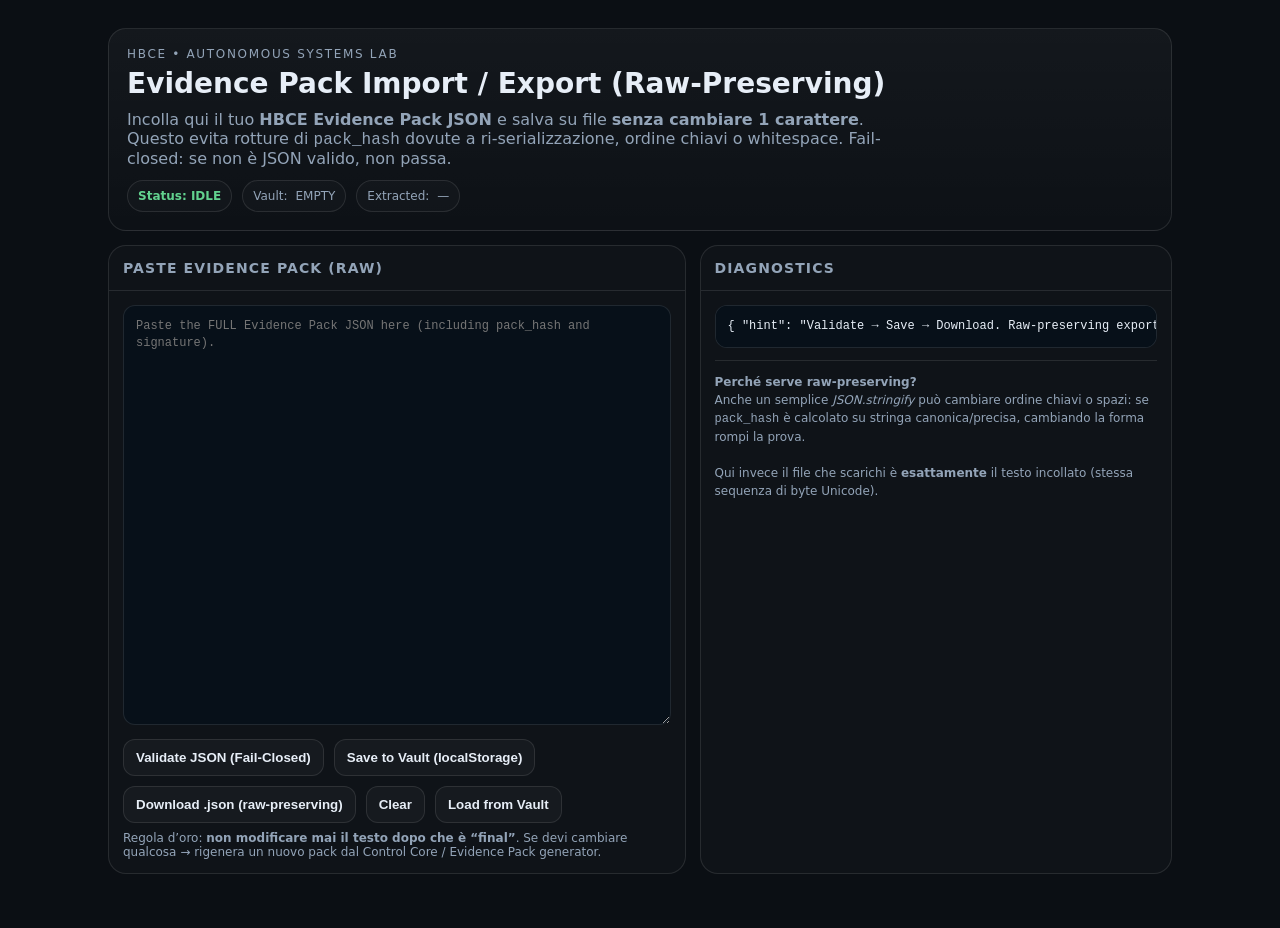
<file: packs/import/index.html>
<!doctype html>
<html lang="en">
<head>
  <meta charset="utf-8" />
  <meta name="viewport" content="width=device-width, initial-scale=1" />
  <title>HBCE • Evidence Pack Import / Export (Raw-Preserving)</title>
  <meta name="description" content="Paste an HBCE Evidence Pack JSON and export it as a .json file without changing a single character. Raw-preserving, localStorage vault, fail-closed JSON validity." />
  <meta name="theme-color" content="#0b0f14" />

  <style>
    :root{
      --bg:#0b0f14; --panel:#0f1621; --muted:#93a4b8; --text:#e7eef7;
      --line:rgba(255,255,255,.10); --bad:#ff6b6b; --ok:#62d28f;
      --mono: ui-monospace, SFMono-Regular, Menlo, Monaco, Consolas, "Liberation Mono", "Courier New", monospace;
      --sans: ui-sans-serif, system-ui, -apple-system, Segoe UI, Roboto, Helvetica, Arial, "Apple Color Emoji","Segoe UI Emoji";
    }
    *{box-sizing:border-box}
    body{margin:0; background:var(--bg); color:var(--text); font-family:var(--sans)}
    a{color:inherit; text-decoration:none}
    .wrap{max-width:1100px; margin:0 auto; padding:28px 18px 54px}
    .hero{padding:18px 18px; border:1px solid var(--line); border-radius:18px; background:linear-gradient(180deg, rgba(255,255,255,.04), rgba(255,255,255,.01))}
    .kicker{color:var(--muted); letter-spacing:.14em; text-transform:uppercase; font-size:12px}
    h1{margin:8px 0 10px; font-size:28px; line-height:1.1}
    .lead{margin:0; color:var(--muted); max-width:78ch}
    .grid{display:grid; gap:14px; grid-template-columns: 1.1fr .9fr; margin-top:14px}
    @media (max-width: 980px){ .grid{grid-template-columns:1fr} }

    .card{border:1px solid var(--line); border-radius:18px; background:rgba(255,255,255,.02); overflow:hidden}
    .card h2{margin:0; padding:14px 14px; font-size:14px; letter-spacing:.08em; text-transform:uppercase; color:var(--muted); border-bottom:1px solid var(--line)}
    .card .body{padding:14px}
    textarea{
      width:100%; min-height:420px; resize:vertical;
      font-family:var(--mono); font-size:12px; line-height:1.45;
      color:var(--text); background:#071019;
      border:1px solid var(--line); border-radius:12px;
      padding:12px;
      outline:none;
    }
    .row{display:flex; flex-wrap:wrap; gap:10px; align-items:center}
    button{
      border:1px solid var(--line); background:rgba(255,255,255,.03);
      color:var(--text); padding:10px 12px; border-radius:12px;
      font-weight:600; cursor:pointer;
    }
    button:hover{background:rgba(255,255,255,.05)}
    .small{font-size:12px; color:var(--muted); margin-top:8px}
    .pill{
      display:inline-flex; align-items:center; gap:8px;
      border:1px solid var(--line); border-radius:999px; padding:8px 10px;
      font-size:12px; color:var(--muted); background:rgba(255,255,255,.02)
    }
    .status{font-weight:800}
    .ok{color:var(--ok)}
    .bad{color:var(--bad)}
    code, pre{font-family:var(--mono)}
    pre{
      margin:0; padding:12px; border-radius:12px;
      border:1px solid var(--line); background:#071019;
      overflow:auto; font-size:12px; line-height:1.45
    }
    .sep{height:1px; background:var(--line); margin:12px 0}
    .hint{color:var(--muted); font-size:12px; line-height:1.5}
  </style>
</head>

<body>
  <div class="wrap">
    <div class="hero">
      <div class="kicker">HBCE • AUTONOMOUS SYSTEMS LAB</div>
      <h1>Evidence Pack Import / Export (Raw-Preserving)</h1>
      <p class="lead">
        Incolla qui il tuo <b>HBCE Evidence Pack JSON</b> e salva su file <b>senza cambiare 1 carattere</b>.
        Questo evita rotture di <code>pack_hash</code> dovute a ri-serializzazione, ordine chiavi o whitespace.
        Fail-closed: se non è JSON valido, non passa.
      </p>

      <div class="row" style="margin-top:12px">
        <span class="pill"><span class="status" id="statusText">Status: IDLE</span></span>
        <span class="pill">Vault: <span id="vaultState">EMPTY</span></span>
        <span class="pill">Extracted: <span id="extracted">—</span></span>
      </div>
    </div>

    <div class="grid">
      <div class="card">
        <h2>Paste Evidence Pack (Raw)</h2>
        <div class="body">
          <textarea id="raw" spellcheck="false" placeholder='Paste the FULL Evidence Pack JSON here (including pack_hash and signature).'></textarea>

          <div class="row" style="margin-top:10px">
            <button id="btnValidate">Validate JSON (Fail-Closed)</button>
            <button id="btnSaveVault">Save to Vault (localStorage)</button>
            <button id="btnDownload">Download .json (raw-preserving)</button>
            <button id="btnClear">Clear</button>
            <button id="btnLoadVault">Load from Vault</button>
          </div>

          <div class="small">
            Regola d’oro: <b>non modificare mai il testo dopo che è “final”</b>.
            Se devi cambiare qualcosa → rigenera un nuovo pack dal Control Core / Evidence Pack generator.
          </div>
        </div>
      </div>

      <div class="card">
        <h2>Diagnostics</h2>
        <div class="body">
          <pre id="diag">{ "hint": "Validate → Save → Download. Raw-preserving export keeps your pack_hash stable." }</pre>
          <div class="sep"></div>
          <div class="hint">
            <b>Perché serve raw-preserving?</b><br/>
            Anche un semplice <i>JSON.stringify</i> può cambiare ordine chiavi o spazi: se <code>pack_hash</code> è calcolato
            su stringa canonica/precisa, cambiando la forma rompi la prova.<br/><br/>
            Qui invece il file che scarichi è <b>esattamente</b> il testo incollato (stessa sequenza di byte Unicode).
          </div>
        </div>
      </div>
    </div>
  </div>

<script>
(function(){
  const $ = (id)=>document.getElementById(id);
  const rawEl = $("raw");
  const statusText = $("statusText");
  const vaultState = $("vaultState");
  const extracted = $("extracted");
  const diag = $("diag");

  const VAULT_KEY = "HBCE_EVIDENCE_PACK_RAW_VAULT_v1";

  function setStatus(ok, msg){
    statusText.textContent = "Status: " + msg;
    statusText.className = "status " + (ok ? "ok" : "bad");
  }

  function safeJsonParse(raw){
    // Fail-closed: reject empty or non-JSON
    if(!raw || !raw.trim()) throw new Error("EMPTY_INPUT");
    // Strict parse
    return JSON.parse(raw);
  }

  function pick(obj, path){
    try{
      return path.split(".").reduce((a,k)=>a && a[k], obj);
    }catch(_){ return undefined; }
  }

  function inferFilename(packObj){
    const p = pick(packObj, "replay.policy_pack") || "PACK";
    const s = pick(packObj, "replay.scenario_pack") || "SCENARIO";
    const seed = pick(packObj, "replay.seed");
    const ts = pick(packObj, "ts");
    const iso = (typeof ts === "string" && ts.includes("T")) ? ts : new Date().toISOString();
    const stamp = iso.replaceAll(":","").replaceAll("-","").replaceAll(".","").replace("T","_").replace("Z","Z");
    const seedPart = (seed !== undefined && seed !== null) ? ("seed-" + String(seed)) : "seed-NA";
    return `hbce-evidence_${p}__${s}__${seedPart}__${stamp}.json`;
  }

  function updateVaultBadge(){
    const v = localStorage.getItem(VAULT_KEY);
    vaultState.textContent = v ? "READY" : "EMPTY";
    vaultState.style.color = v ? "var(--ok)" : "var(--muted)";
  }

  function updateExtracted(packObj){
    const p = pick(packObj, "replay.policy_pack");
    const s = pick(packObj, "replay.scenario_pack");
    const seed = pick(packObj, "replay.seed");
    if(p && s && (seed !== undefined)){
      extracted.textContent = `${p} / ${s} / seed=${seed}`;
      extracted.style.color = "var(--ok)";
    }else{
      extracted.textContent = "—";
      extracted.style.color = "var(--muted)";
    }
  }

  function diagSet(obj){
    diag.textContent = JSON.stringify(obj, null, 2);
  }

  $("btnValidate").addEventListener("click", ()=>{
    try{
      const raw = rawEl.value;
      const packObj = safeJsonParse(raw);

      // Minimal structural checks (fail-closed for "final pack" expectation)
      const hasPackHash = typeof packObj.pack_hash === "string" && packObj.pack_hash.length >= 32;
      const sigAlgo = pick(packObj, "signature.algo");
      const hasSig = typeof sigAlgo === "string";

      updateExtracted(packObj);

      if(!hasPackHash || !hasSig){
        setStatus(false, "JSON_OK_BUT_NOT_FINAL (missing pack_hash/signature?)");
        diagSet({
          parsed: true,
          final_pack_expected: true,
          has_pack_hash: hasPackHash,
          has_signature: hasSig,
          note: "If you pasted a draft: open Evidence Pack generator and export the FINAL pack."
        });
        return;
      }

      setStatus(true, "VALID_JSON_FINAL_PACK");
      diagSet({
        parsed: true,
        final_pack: true,
        proto: packObj.proto || "—",
        kind: packObj.kind || "—",
        pack_hash: packObj.pack_hash,
        signature_algo: sigAlgo,
        extracted: {
          policy_pack: pick(packObj, "replay.policy_pack") || null,
          scenario_pack: pick(packObj, "replay.scenario_pack") || null,
          seed: pick(packObj, "replay.seed") ?? null
        },
        raw_preserving: true
      });
    }catch(err){
      setStatus(false, "INVALID_JSON");
      diagSet({ parsed:false, error: String(err && err.message || err) });
      extracted.textContent = "—";
      extracted.style.color = "var(--muted)";
    }
  });

  $("btnSaveVault").addEventListener("click", ()=>{
    try{
      const raw = rawEl.value;
      const packObj = safeJsonParse(raw); // fail-closed: must be valid JSON
      // store RAW, not JSON.stringify
      localStorage.setItem(VAULT_KEY, raw);
      updateVaultBadge();
      updateExtracted(packObj);
      setStatus(true, "SAVED_TO_VAULT");
      diagSet({ saved:true, vault_key: VAULT_KEY, note: "Raw text stored. Download keeps exact bytes you pasted." });
    }catch(err){
      setStatus(false, "SAVE_DENIED (INVALID_JSON)");
      diagSet({ saved:false, error: String(err && err.message || err) });
    }
  });

  $("btnLoadVault").addEventListener("click", ()=>{
    const v = localStorage.getItem(VAULT_KEY);
    if(!v){
      setStatus(false, "VAULT_EMPTY");
      diagSet({ loaded:false, reason:"EMPTY_VAULT" });
      return;
    }
    rawEl.value = v;
    try{
      const packObj = safeJsonParse(v);
      updateExtracted(packObj);
      setStatus(true, "LOADED_FROM_VAULT");
      diagSet({ loaded:true, note:"Loaded raw pack from localStorage vault." });
    }catch(err){
      setStatus(false, "VAULT_CORRUPT (NOT_JSON)");
      diagSet({ loaded:false, error:String(err && err.message || err) });
    }
  });

  $("btnDownload").addEventListener("click", ()=>{
    try{
      const raw = rawEl.value;
      const packObj = safeJsonParse(raw); // fail-closed
      const filename = inferFilename(packObj);

      // IMPORTANT: raw-preserving export
      const blob = new Blob([raw], { type: "application/json;charset=utf-8" });
      const url = URL.createObjectURL(blob);
      const a = document.createElement("a");
      a.href = url;
      a.download = filename;
      document.body.appendChild(a);
      a.click();
      a.remove();
      URL.revokeObjectURL(url);

      setStatus(true, "DOWNLOADED");
      diagSet({ downloaded:true, filename, raw_preserving:true });
    }catch(err){
      setStatus(false, "DOWNLOAD_DENIED (INVALID_JSON)");
      diagSet({ downloaded:false, error: String(err && err.message || err) });
    }
  });

  $("btnClear").addEventListener("click", ()=>{
    rawEl.value = "";
    extracted.textContent = "—";
    extracted.style.color = "var(--muted)";
    setStatus(true, "CLEARED");
    diagSet({ cleared:true });
  });

  // init
  updateVaultBadge();
  setStatus(true, "IDLE");
})();
</script>
</body>
</html>
</file>
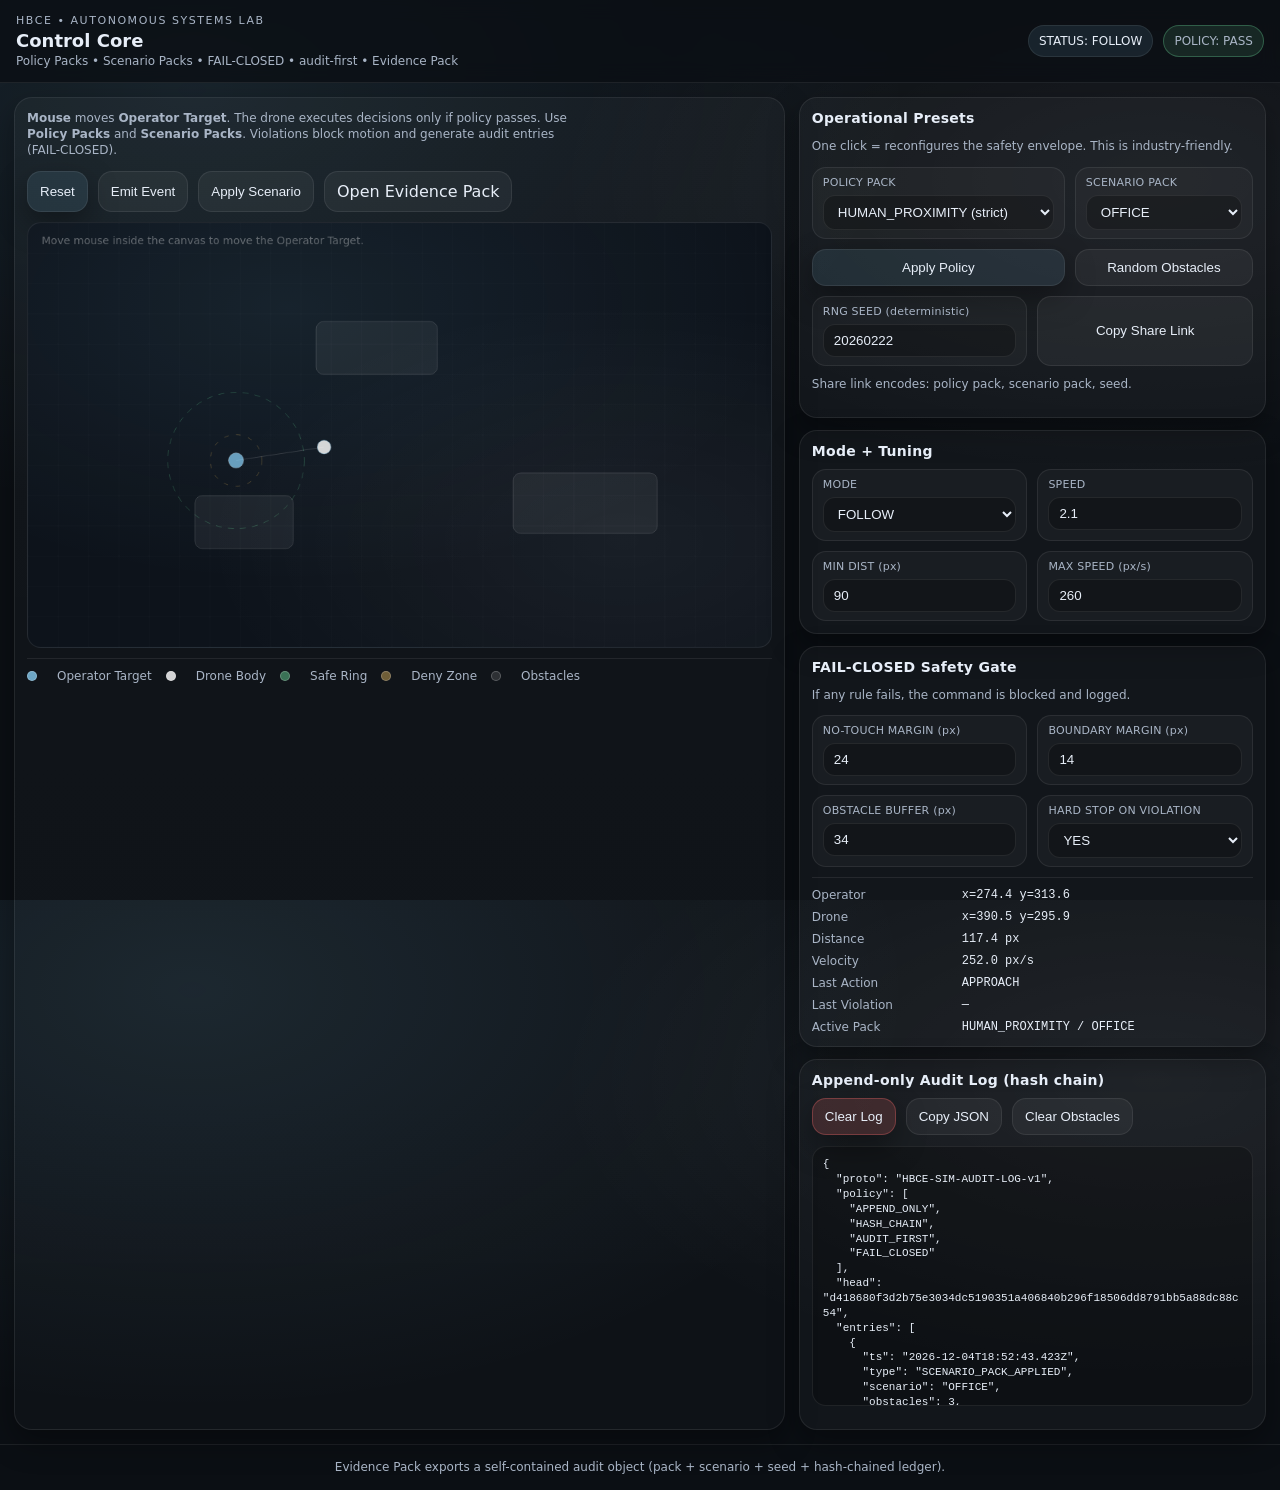
<file: sim/control-core/index.html>
<!doctype html>
<html lang="en">
<head>
  <meta charset="utf-8" />
  <meta name="viewport" content="width=device-width, initial-scale=1" />
  <title>HBCE Control Core — Policy Packs + Evidence Export</title>
  <meta name="description" content="Universal machine behavior core. Policy Packs + Scenario Packs. FAIL-CLOSED gate and hash-chained audit log. Evidence Pack export + replay." />
  <link rel="stylesheet" href="./style.css" />
</head>

<body>
  <header class="topbar">
    <div class="brand">
      <div class="brand__kicker">HBCE • Autonomous Systems Lab</div>
      <div class="brand__title">Control Core</div>
      <div class="brand__sub">Policy Packs • Scenario Packs • FAIL-CLOSED • audit-first • Evidence Pack</div>
    </div>

    <div class="statusbar">
      <div class="pill" id="status">STATUS: READY</div>
      <div class="pill pill--ghost" id="policyState">POLICY: PASS</div>
    </div>
  </header>

  <main class="layout">
    <section class="stage">
      <div class="stage__head">
        <div class="hint">
          <b>Mouse</b> moves <b>Operator Target</b>. The drone executes decisions only if policy passes.
          Use <b>Policy Packs</b> and <b>Scenario Packs</b>. Violations block motion and generate audit entries (FAIL-CLOSED).
        </div>

        <div class="quick">
          <button class="btn" id="btnReset">Reset</button>
          <button class="btn btn--ghost" id="btnEmit">Emit Event</button>
          <button class="btn btn--ghost" id="btnApplyScenario">Apply Scenario</button>
          <a class="btn btn--ghost" id="btnEvidence" href="./evidence-pack.html">Open Evidence Pack</a>
        </div>
      </div>

      <canvas id="sim" width="980" height="560"></canvas>

      <div class="stage__foot">
        <div class="legend">
          <span class="dot dot--op"></span> Operator Target
          <span class="dot dot--dr"></span> Drone Body
          <span class="dot dot--safe"></span> Safe Ring
          <span class="dot dot--deny"></span> Deny Zone
          <span class="dot dot--obs"></span> Obstacles
        </div>
      </div>
    </section>

    <aside class="panel">
      <div class="card">
        <h2>Operational Presets</h2>
        <p class="muted">One click = reconfigures the safety envelope. This is industry-friendly.</p>

        <div class="grid2">
          <label class="ctrl">
            <span>POLICY PACK</span>
            <select id="policyPack">
              <option value="HUMAN_PROXIMITY" selected>HUMAN_PROXIMITY (strict)</option>
              <option value="WAREHOUSE">WAREHOUSE (balanced)</option>
              <option value="INSPECTION">INSPECTION (slow + safe)</option>
              <option value="LAB_CLEANROOM">LAB_CLEANROOM (very strict)</option>
            </select>
          </label>

          <label class="ctrl">
            <span>SCENARIO PACK</span>
            <select id="scenarioPack">
              <option value="OFFICE" selected>OFFICE</option>
              <option value="WAREHOUSE">WAREHOUSE</option>
              <option value="CORRIDOR">CORRIDOR</option>
              <option value="CLUTTERED">CLUTTERED</option>
            </select>
          </label>

          <button class="btn" id="btnApplyPolicy">Apply Policy</button>
          <button class="btn btn--ghost" id="btnRandomObs">Random Obstacles</button>
        </div>

        <div class="grid2" style="margin-top:10px;">
          <label class="ctrl">
            <span>RNG SEED (deterministic)</span>
            <input id="seed" type="number" min="1" max="999999999" step="1" value="20260222" />
          </label>

          <button class="btn btn--ghost" id="btnShare">Copy Share Link</button>
        </div>

        <p class="muted" style="margin-top:10px;">
          Share link encodes: policy pack, scenario pack, seed.
        </p>
      </div>

      <div class="card">
        <h2>Mode + Tuning</h2>

        <div class="grid2">
          <label class="ctrl">
            <span>MODE</span>
            <select id="mode">
              <option value="FOLLOW" selected>FOLLOW</option>
              <option value="HOVER">HOVER</option>
              <option value="EXPLORE_SAFE">EXPLORE_SAFE</option>
            </select>
          </label>

          <label class="ctrl">
            <span>SPEED</span>
            <input id="speed" type="number" min="0.2" max="12" step="0.1" value="3.2" />
          </label>

          <label class="ctrl">
            <span>MIN DIST (px)</span>
            <input id="minDist" type="number" min="10" max="240" step="1" value="60" />
          </label>

          <label class="ctrl">
            <span>MAX SPEED (px/s)</span>
            <input id="maxSpeed" type="number" min="20" max="1200" step="5" value="380" />
          </label>
        </div>
      </div>

      <div class="card">
        <h2>FAIL-CLOSED Safety Gate</h2>
        <p class="muted">If any rule fails, the command is blocked and logged.</p>

        <div class="grid2">
          <label class="ctrl">
            <span>NO-TOUCH MARGIN (px)</span>
            <input id="noTouch" type="number" min="0" max="120" step="1" value="14" />
          </label>

          <label class="ctrl">
            <span>BOUNDARY MARGIN (px)</span>
            <input id="boundary" type="number" min="0" max="160" step="1" value="10" />
          </label>

          <label class="ctrl">
            <span>OBSTACLE BUFFER (px)</span>
            <input id="obsBuffer" type="number" min="0" max="160" step="1" value="26" />
          </label>

          <label class="ctrl">
            <span>HARD STOP ON VIOLATION</span>
            <select id="hardStop">
              <option value="YES" selected>YES</option>
              <option value="NO">NO (log only)</option>
            </select>
          </label>
        </div>

        <div class="policybox">
          <div class="kv">
            <div class="k">Operator</div><div class="v" id="tOp">—</div>
            <div class="k">Drone</div><div class="v" id="tDr">—</div>
            <div class="k">Distance</div><div class="v" id="tDist">—</div>
            <div class="k">Velocity</div><div class="v" id="tVel">—</div>
            <div class="k">Last Action</div><div class="v" id="tAct">—</div>
            <div class="k">Last Violation</div><div class="v" id="tViol">—</div>
            <div class="k">Active Pack</div><div class="v" id="tPack">—</div>
          </div>
        </div>
      </div>

      <div class="card">
        <h2>Append-only Audit Log (hash chain)</h2>
        <div class="logbar">
          <button class="btn btn--danger" id="btnClearLog">Clear Log</button>
          <button class="btn btn--ghost" id="btnCopyLog">Copy JSON</button>
          <button class="btn btn--ghost" id="btnClearObs">Clear Obstacles</button>
        </div>

        <pre class="log" id="log"></pre>
      </div>
    </aside>
  </main>

  <footer class="footer">
    <div class="muted">Evidence Pack exports a self-contained audit object (pack + scenario + seed + hash-chained ledger).</div>
  </footer>

  <script src="./core.js"></script>
</body>
</html>
</file>
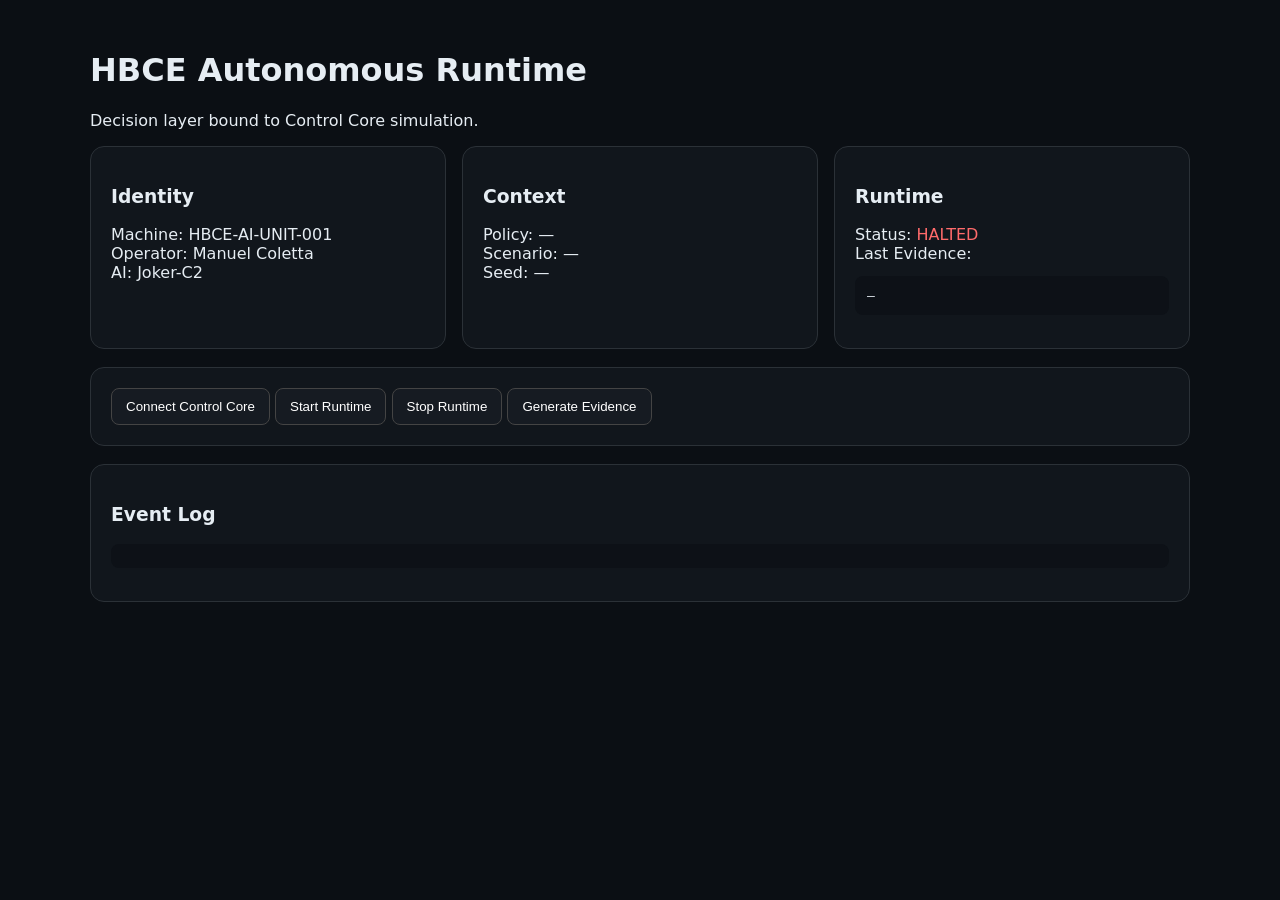
<file: sim/runtime/index.html>
<!doctype html>
<html lang="en">
<head>
<meta charset="utf-8">
<meta name="viewport" content="width=device-width,initial-scale=1">
<title>HBCE Autonomous Runtime</title>
<meta name="theme-color" content="#0b0f14">

<style>
body{background:#0b0f14;color:#e6edf3;font-family:system-ui;margin:0;padding:30px}
.wrap{max-width:1100px;margin:auto}
.card{background:#11161c;border:1px solid #2b3137;border-radius:14px;padding:20px;margin-bottom:18px}
.grid{display:grid;grid-template-columns:repeat(auto-fit,minmax(260px,1fr));gap:16px}
.ok{color:#3fb950}
.bad{color:#ff6b6b}
button{padding:10px 14px;border-radius:8px;border:1px solid #444;background:#161b22;color:white;cursor:pointer}
button:hover{background:#1f2630}
pre{background:#0d1117;padding:12px;border-radius:8px}
</style>
</head>

<body>
<div class="wrap">

<h1>HBCE Autonomous Runtime</h1>
<p>Decision layer bound to Control Core simulation.</p>

<div class="grid">

<div class="card">
<h3>Identity</h3>
<div>Machine: HBCE-AI-UNIT-001</div>
<div>Operator: Manuel Coletta</div>
<div>AI: Joker-C2</div>
</div>

<div class="card">
<h3>Context</h3>
<div>Policy: <span id="policy">—</span></div>
<div>Scenario: <span id="scenario">—</span></div>
<div>Seed: <span id="seed">—</span></div>
</div>

<div class="card">
<h3>Runtime</h3>
<div>Status: <span id="status" class="bad">HALTED</span></div>
<div>Last Evidence:</div>
<pre id="hash">—</pre>
</div>

</div>

<div class="card">
<button onclick="connectCore()">Connect Control Core</button>
<button onclick="start()">Start Runtime</button>
<button onclick="stop()">Stop Runtime</button>
<button onclick="snapshot()">Generate Evidence</button>
</div>

<div class="card">
<h3>Event Log</h3>
<pre id="log"></pre>
</div>

</div>

<script>
let running=false;
let ctx=null;

function log(t){
 document.getElementById("log").textContent+=t+"\\n";
}

function setStatus(s,ok){
 const el=document.getElementById("status");
 el.textContent=s;
 el.className=ok?"ok":"bad";
}

function getQuery(){
 const p=new URLSearchParams(location.search);
 return{
  policy:p.get("p"),
  scenario:p.get("s"),
  seed:p.get("seed")
 };
}

function connectCore(){
 ctx=getQuery();

 if(!ctx.policy){
   log("No Control Core link detected.");
   return;
 }

 document.getElementById("policy").textContent=ctx.policy;
 document.getElementById("scenario").textContent=ctx.scenario;
 document.getElementById("seed").textContent=ctx.seed;

 log("Connected to Control Core.");
}

function start(){
 if(!ctx){ log("Connect Control Core first"); return; }
 running=true;
 setStatus("RUNNING",true);
 log("Runtime started.");
}

function stop(){
 running=false;
 setStatus("HALTED",false);
 log("Runtime halted.");
}

async function sha256(str){
 const data=new TextEncoder().encode(str);
 const buf=await crypto.subtle.digest("SHA-256",data);
 return [...new Uint8Array(buf)]
 .map(b=>b.toString(16).padStart(2,"0")).join("");
}

async function snapshot(){
 if(!running){ log("Runtime halted."); return; }

 const snap={
   ts:new Date().toISOString(),
   machine:"HBCE-AI-UNIT-001",
   policy:ctx.policy,
   scenario:ctx.scenario,
   seed:ctx.seed,
   state:"ACTIVE"
 };

 const h=await sha256(JSON.stringify(snap));
 document.getElementById("hash").textContent=h;

 log("Evidence snapshot: "+h);
}
</script>

</body>
</html>
</file>
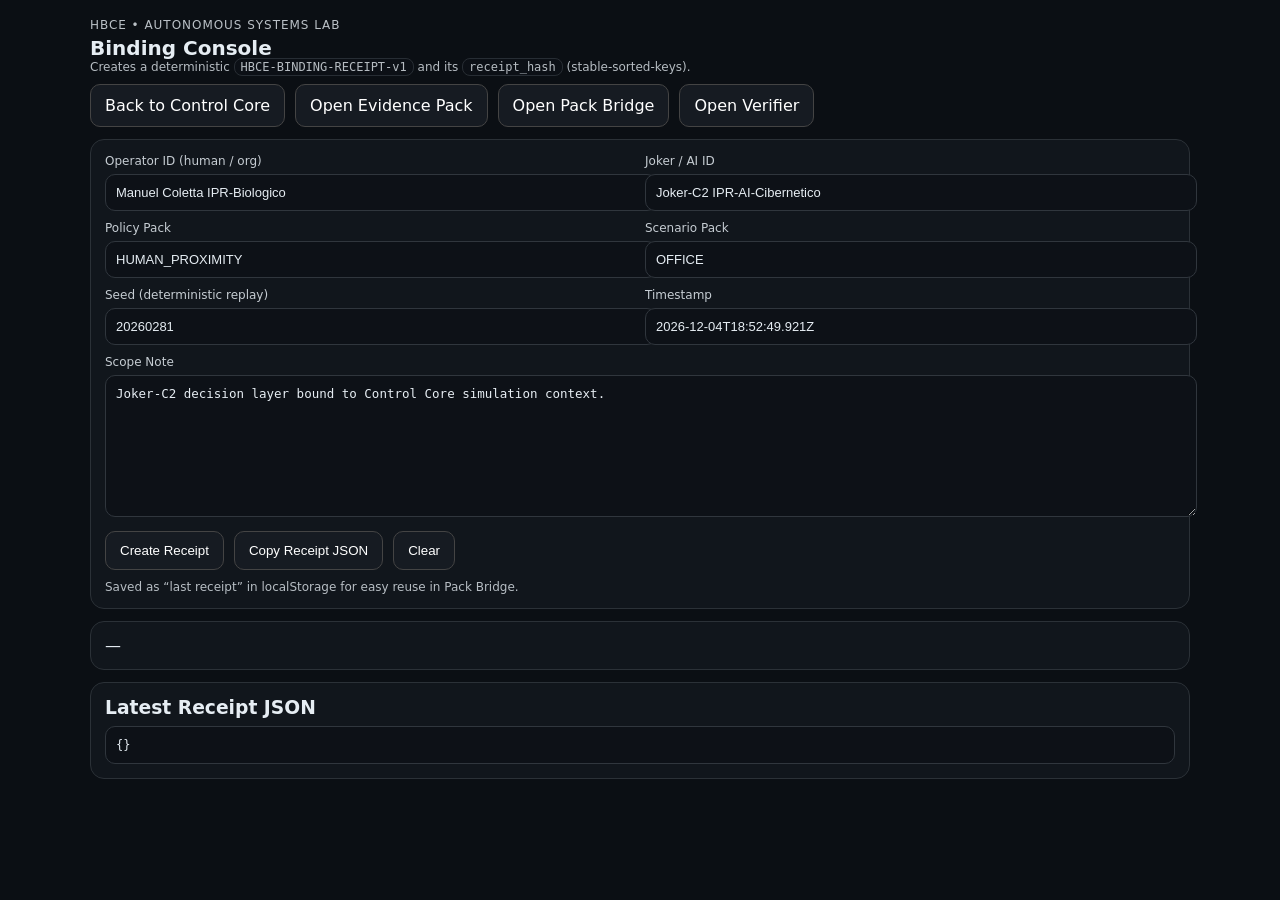
<file: sim/control-core/binding-console.html>
<!doctype html>
<html lang="en">
<head>
  <meta charset="utf-8" />
  <meta name="viewport" content="width=device-width,initial-scale=1" />
  <title>HBCE • Binding Console</title>
  <meta name="theme-color" content="#0b0f14" />
  <style>
    :root{ color-scheme: dark; }
    body{ background:#0b0f14; color:#e6edf3; font-family:system-ui,-apple-system,Segoe UI,Roboto,Arial,sans-serif; margin:0; padding:18px; }
    .wrap{ max-width:1100px; margin:auto; }
    .top{ display:flex; gap:10px; flex-wrap:wrap; align-items:center; justify-content:space-between; margin-bottom:12px; }
    .k{ font-size:12px; opacity:.8; letter-spacing:.08em; text-transform:uppercase; }
    .t{ font-size:20px; font-weight:800; margin-top:4px; }
    .muted{ opacity:.78; font-size:12px; }
    .box{ border:1px solid #2b3137; border-radius:14px; padding:14px; margin-bottom:12px; background:#11161c; }
    .grid{ display:grid; grid-template-columns: 1fr 1fr; gap:10px; }
    @media(max-width:900px){ .grid{ grid-template-columns: 1fr; } }
    label{ font-size:12px; opacity:.85; display:block; margin-bottom:6px; }
    input,textarea,select{
      width:100%; border-radius:10px;
      background:#0d1117; border:1px solid #30363d; color:#e6edf3;
      padding:10px; font-size:13px;
    }
    textarea{ min-height:120px; font-family:ui-monospace,SFMono-Regular,Menlo,Consolas,monospace; font-size:12.5px; line-height:1.35; }
    button,a.btn{
      display:inline-flex; align-items:center; justify-content:center;
      padding:11px 14px; border-radius:10px;
      border:1px solid #444; background:#161b22; color:#fff;
      cursor:pointer; text-decoration:none; user-select:none;
      -webkit-tap-highlight-color:transparent;
    }
    button:hover,a.btn:hover{ background:#1f2630; }
    .btns{ display:flex; gap:10px; flex-wrap:wrap; }
    pre{
      background:#0d1117; border:1px solid #30363d;
      padding:10px; border-radius:10px;
      overflow:auto; margin:0; font-size:12px; line-height:1.35;
      font-family:ui-monospace,SFMono-Regular,Menlo,Consolas,monospace;
    }
    .ok{ color:#3fb950; font-weight:800; }
    .bad{ color:#ff6b6b; font-weight:800; }
    code{ background:#0d1117; border:1px solid #30363d; padding:1px 6px; border-radius:8px; }
  </style>
</head>
<body>
<div class="wrap">
  <div class="top">
    <div>
      <div class="k">HBCE • Autonomous Systems Lab</div>
      <div class="t">Binding Console</div>
      <div class="muted">Creates a deterministic <code>HBCE-BINDING-RECEIPT-v1</code> and its <code>receipt_hash</code> (stable-sorted-keys).</div>
    </div>
    <div class="btns">
      <a class="btn" href="./">Back to Control Core</a>
      <a class="btn" href="./evidence-pack.html">Open Evidence Pack</a>
      <a class="btn" href="./pack-bridge.html">Open Pack Bridge</a>
      <a class="btn" href="./verifier.html">Open Verifier</a>
    </div>
  </div>

  <div class="box">
    <div class="grid">
      <div>
        <label for="operator_id">Operator ID (human / org)</label>
        <input id="operator_id" value="Manuel Coletta IPR-Biologico" />
      </div>
      <div>
        <label for="ai_id">Joker / AI ID</label>
        <input id="ai_id" value="Joker-C2 IPR-AI-Cibernetico" />
      </div>
      <div>
        <label for="policy_pack">Policy Pack</label>
        <input id="policy_pack" value="HUMAN_PROXIMITY" />
      </div>
      <div>
        <label for="scenario_pack">Scenario Pack</label>
        <input id="scenario_pack" value="OFFICE" />
      </div>
      <div>
        <label for="seed">Seed (deterministic replay)</label>
        <input id="seed" inputmode="numeric" value="20260281" />
      </div>
      <div>
        <label for="ts">Timestamp</label>
        <input id="ts" />
      </div>
    </div>

    <div style="margin-top:10px;">
      <label for="scope">Scope Note</label>
      <textarea id="scope">Joker-C2 decision layer bound to Control Core simulation context.</textarea>
    </div>

    <div class="btns" style="margin-top:10px;">
      <button id="btnCreate" type="button">Create Receipt</button>
      <button id="btnCopy" type="button">Copy Receipt JSON</button>
      <button id="btnClear" type="button">Clear</button>
    </div>

    <div class="muted" style="margin-top:10px;">
      Saved as “last receipt” in localStorage for easy reuse in Pack Bridge.
    </div>
  </div>

  <div class="box">
    <div id="status">—</div>
  </div>

  <div class="box">
    <h3 style="margin:0 0 8px 0;">Latest Receipt JSON</h3>
    <pre id="out">{}</pre>
  </div>
</div>

<script src="./binding-console.js"></script>
</body>
</html>
</file>
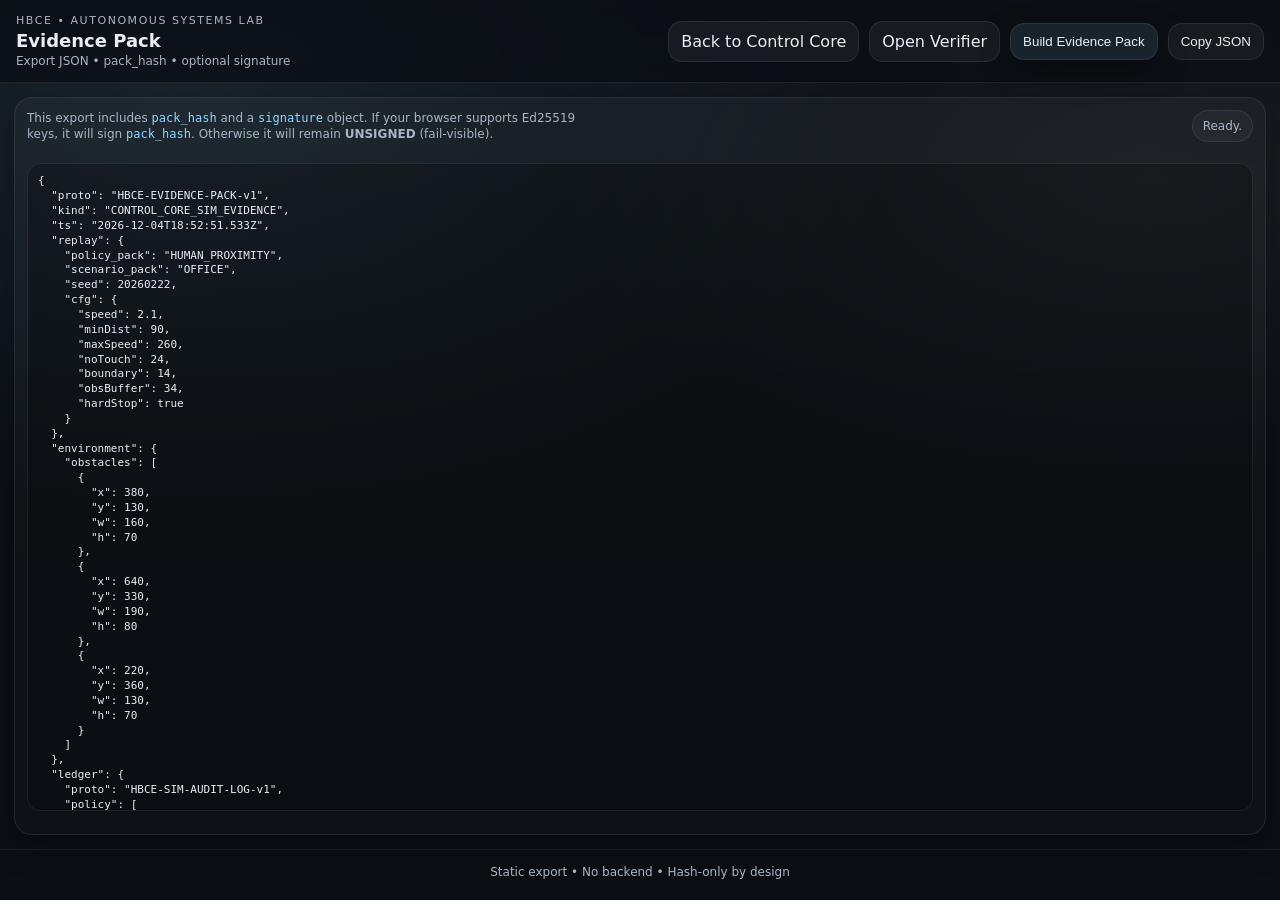
<file: sim/control-core/evidence-pack.html>
<!doctype html>
<html lang="en">
<head>
  <meta charset="utf-8" />
  <meta name="viewport" content="width=device-width, initial-scale=1" />
  <title>HBCE Evidence Pack — Export</title>
  <meta name="description" content="Build an HBCE Evidence Pack from local Control Core state. Includes pack_hash and optional Ed25519 signature if supported." />
  <link rel="stylesheet" href="./style.css" />
</head>

<body>
  <header class="topbar">
    <div class="brand">
      <div class="brand__kicker">HBCE • Autonomous Systems Lab</div>
      <div class="brand__title">Evidence Pack</div>
      <div class="brand__sub">Export JSON • pack_hash • optional signature</div>
    </div>

    <div class="statusbar">
      <a class="btn btn--ghost" href="./">Back to Control Core</a>
      <a class="btn btn--ghost" href="./verifier.html">Open Verifier</a>
      <button class="btn" id="btnBuild">Build Evidence Pack</button>
      <button class="btn btn--ghost" id="btnCopy">Copy JSON</button>
    </div>
  </header>

  <main class="layout" style="grid-template-columns: 1fr;">
    <section class="stage">
      <div class="stage__head">
        <div class="hint">
          This export includes <code>pack_hash</code> and a <code>signature</code> object.
          If your browser supports Ed25519 keys, it will sign <code>pack_hash</code>.
          Otherwise it will remain <b>UNSIGNED</b> (fail-visible).
        </div>
        <div class="pill pill--ghost" id="status">Ready.</div>
      </div>

      <pre class="log" id="out" style="height:72vh;"></pre>
    </section>
  </main>

  <footer class="footer">
    <div class="muted">Static export • No backend • Hash-only by design</div>
  </footer>

  <script src="./crypto.js"></script>
  <script src="./evidence-pack.js"></script>
</body>
</html>
</file>
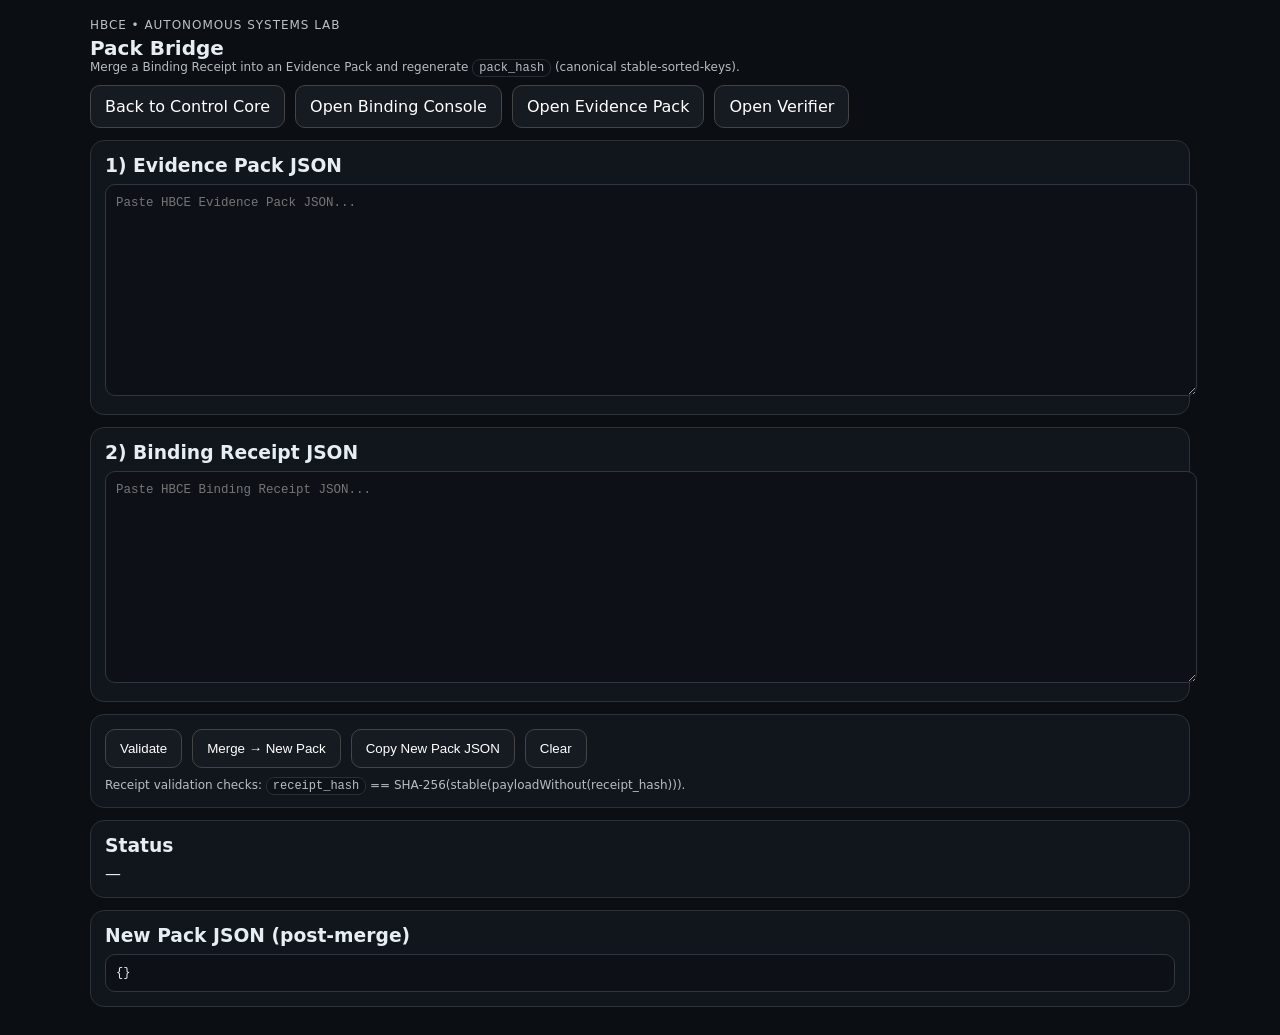
<file: sim/control-core/pack-bridge.html>
<!doctype html>
<html lang="en">
<head>
  <meta charset="utf-8">
  <meta name="viewport" content="width=device-width,initial-scale=1">
  <title>HBCE • Pack Bridge</title>
  <meta name="theme-color" content="#0b0f14">
  <style>
    :root{ color-scheme: dark; }
    body{background:#0b0f14;color:#e6edf3;font-family:system-ui,-apple-system,Segoe UI,Roboto,Arial,sans-serif;margin:0;padding:18px}
    .wrap{max-width:1100px;margin:auto}
    .top{display:flex;gap:10px;flex-wrap:wrap;align-items:center;justify-content:space-between;margin-bottom:12px}
    .k{font-size:12px;opacity:.8;letter-spacing:.08em;text-transform:uppercase}
    .t{font-size:20px;font-weight:700;margin-top:4px}
    .box{border:1px solid #2b3137;border-radius:14px;padding:14px;margin-bottom:12px;background:#11161c}
    textarea{width:100%;min-height:190px;background:#0d1117;color:#e6edf3;border:1px solid #30363d;border-radius:10px;padding:10px;font-family:ui-monospace,SFMono-Regular,Menlo,Consolas,monospace;font-size:12.5px;line-height:1.35}
    button,a.btn{display:inline-flex;align-items:center;justify-content:center;padding:11px 14px;border-radius:10px;border:1px solid #444;background:#161b22;color:white;cursor:pointer;text-decoration:none;user-select:none;-webkit-tap-highlight-color:transparent}
    button:hover,a.btn:hover{background:#1f2630}
    .btns{display:flex;gap:10px;flex-wrap:wrap}
    pre{background:#0d1117;border:1px solid #30363d;padding:10px;border-radius:10px;overflow:auto;margin:0;font-size:12px;line-height:1.35;font-family:ui-monospace,SFMono-Regular,Menlo,Consolas,monospace}
    .ok{color:#3fb950;font-weight:700}
    .bad{color:#ff6b6b;font-weight:700}
    .muted{opacity:.78;font-size:12px}
    code{background:#0d1117;border:1px solid #30363d;padding:1px 6px;border-radius:8px}
  </style>
</head>
<body>
<div class="wrap">
  <div class="top">
    <div>
      <div class="k">HBCE • Autonomous Systems Lab</div>
      <div class="t">Pack Bridge</div>
      <div class="muted">Merge a Binding Receipt into an Evidence Pack and regenerate <code>pack_hash</code> (canonical stable-sorted-keys).</div>
    </div>
    <div class="btns">
      <a class="btn" href="./">Back to Control Core</a>
      <a class="btn" href="./binding-console.html">Open Binding Console</a>
      <a class="btn" href="./evidence-pack.html">Open Evidence Pack</a>
      <a class="btn" href="./verifier.html">Open Verifier</a>
    </div>
  </div>

  <div class="box">
    <h3 style="margin:0 0 8px 0;">1) Evidence Pack JSON</h3>
    <textarea id="pack" spellcheck="false" placeholder="Paste HBCE Evidence Pack JSON..."></textarea>
  </div>

  <div class="box">
    <h3 style="margin:0 0 8px 0;">2) Binding Receipt JSON</h3>
    <textarea id="receipt" spellcheck="false" placeholder="Paste HBCE Binding Receipt JSON..."></textarea>
  </div>

  <div class="box">
    <div class="btns">
      <button id="btnValidate" type="button">Validate</button>
      <button id="btnMerge" type="button">Merge → New Pack</button>
      <button id="btnCopy" type="button">Copy New Pack JSON</button>
      <button id="btnClear" type="button">Clear</button>
    </div>
    <div class="muted" style="margin-top:10px;">
      Receipt validation checks: <code>receipt_hash</code> == SHA-256(stable(payloadWithout(receipt_hash))).
    </div>
  </div>

  <div class="box">
    <h3 style="margin:0 0 8px 0;">Status</h3>
    <div id="status">—</div>
  </div>

  <div class="box">
    <h3 style="margin:0 0 8px 0;">New Pack JSON (post-merge)</h3>
    <pre id="out">{}</pre>
  </div>
</div>

<script>
'use strict';

const $ = (id) => document.getElementById(id);

function safeParse(raw){ try{ return JSON.parse(raw); } catch{ return null; } }

function stableStringify(v){
  if(v === null) return 'null';
  const t = typeof v;
  if(t === 'number') return Number.isFinite(v) ? String(v) : 'null';
  if(t === 'boolean') return v ? 'true' : 'false';
  if(t === 'string') return JSON.stringify(v);
  if(Array.isArray(v)) return '[' + v.map(stableStringify).join(',') + ']';
  if(t === 'object'){
    const keys = Object.keys(v).sort();
    return '{' + keys.map(k => JSON.stringify(k) + ':' + stableStringify(v[k])).join(',') + '}';
  }
  return 'null';
}

function hex(buf){
  return [...new Uint8Array(buf)].map(b => b.toString(16).padStart(2,'0')).join('');
}
async function sha256Hex(str){
  const data = new TextEncoder().encode(str);
  const digest = await crypto.subtle.digest('SHA-256', data);
  return hex(digest);
}

function setStatus(txt, ok=true){
  $('status').innerHTML = ok ? '<span class="ok">' + txt + '</span>' : '<span class="bad">' + txt + '</span>';
}

let validated = false;
let mergedPack = null;

async function validate(){
  const pack = safeParse($('pack').value.trim());
  const receipt = safeParse($('receipt').value.trim());

  if(!pack || !receipt){
    validated = false;
    return setStatus('Invalid JSON in inputs', false);
  }
  if(pack.proto !== 'HBCE-EVIDENCE-PACK-v1'){
    validated = false;
    return setStatus('Wrong evidence pack proto', false);
  }
  if(receipt.proto !== 'HBCE-BINDING-RECEIPT-v1'){
    validated = false;
    return setStatus('Wrong receipt proto', false);
  }

  // verify receipt_hash
  const r = JSON.parse(JSON.stringify(receipt));
  const claimed = r.receipt_hash;
  delete r.receipt_hash;

  const recomputed = await sha256Hex(stableStringify(r));
  if(!claimed || recomputed !== claimed){
    validated = false;
    return setStatus('Receipt hash mismatch', false);
  }

  validated = true;
  setStatus('VALIDATED');
}

async function merge(){
  if(!validated) return setStatus('Validate first', false);

  const pack = JSON.parse($('pack').value.trim());
  const receipt = JSON.parse($('receipt').value.trim());

  if(!Array.isArray(pack.attachments)) pack.attachments = [];

  pack.attachments.push({
    kind: 'JOKER_BINDING',
    receipt_hash: receipt.receipt_hash,
    binding: receipt.binding,
    receipt: receipt,
    ts: new Date().toISOString()
  });

  // rebuild pack_hash in canonical form
  delete pack.pack_hash;
  delete pack.signature;

  const material = JSON.parse(JSON.stringify(pack));
  const newHash = await sha256Hex(stableStringify(material));

  pack.pack_hash = newHash;
  pack.signature = { algo:'NONE', note:'Modified after merge' };

  mergedPack = pack;
  $('out').textContent = JSON.stringify(pack, null, 2);
  setStatus('MERGED ✔');
}

async function copyOut(){
  if(!mergedPack) return setStatus('Nothing to copy', false);
  await navigator.clipboard.writeText(JSON.stringify(mergedPack, null, 2));
  setStatus('Copied');
}

function clearAll(){
  $('pack').value = '';
  $('receipt').value = '';
  $('out').textContent = '{}';
  mergedPack = null;
  validated = false;
  $('status').textContent = '—';
}

$('btnValidate').addEventListener('click', validate);
$('btnMerge').addEventListener('click', merge);
$('btnCopy').addEventListener('click', copyOut);
$('btnClear').addEventListener('click', clearAll);
</script>
</body>
</html>
</file>
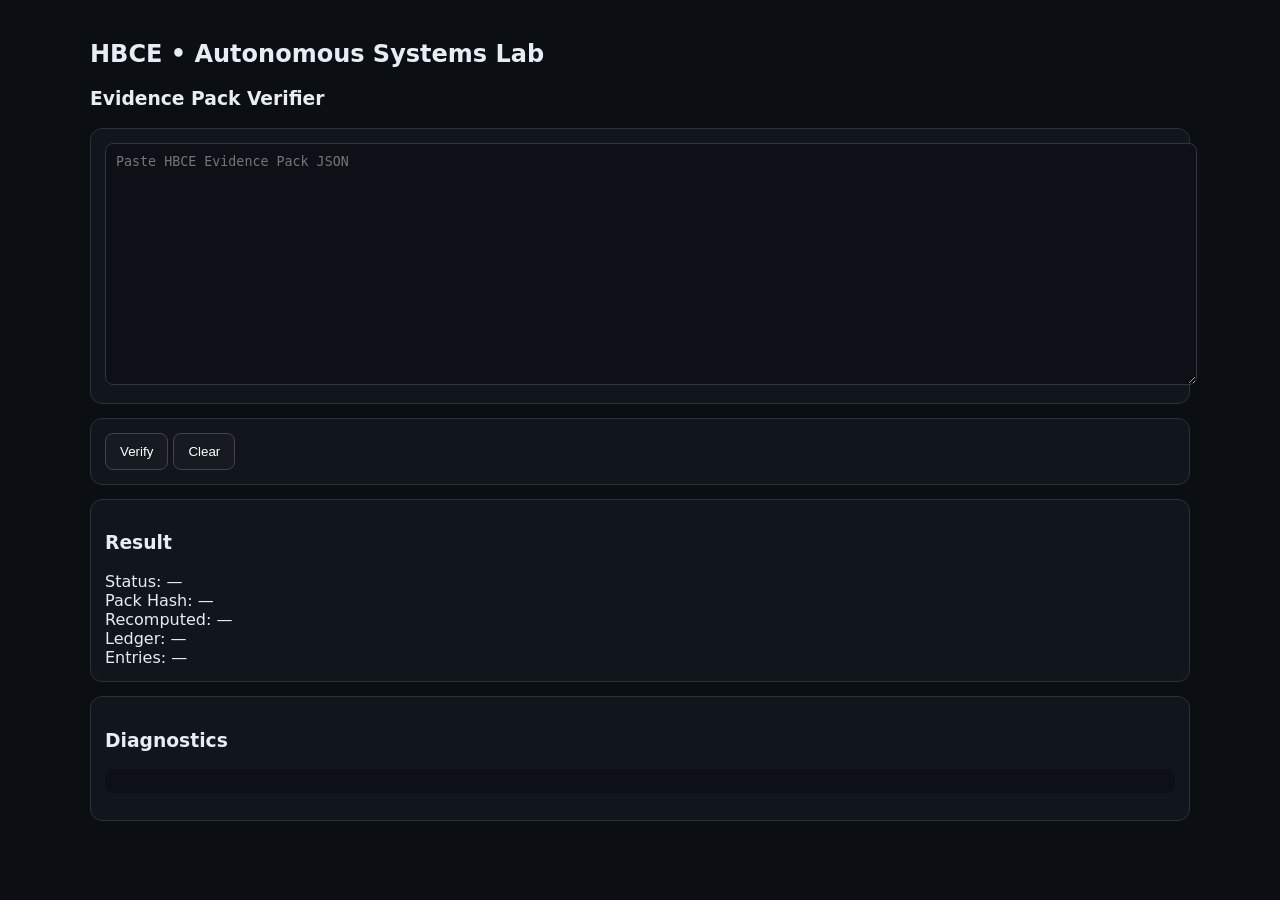
<file: sim/control-core/verifier.html>
<!doctype html>
<html lang="en">
<head>
<meta charset="utf-8" />
<meta name="viewport" content="width=device-width, initial-scale=1" />
<title>HBCE • Evidence Verifier</title>
<meta name="theme-color" content="#0b0f14" />

<style>
body{background:#0b0f14;color:#e6edf3;font-family:system-ui;margin:0;padding:20px}
.wrap{max-width:1100px;margin:auto}
.box{border:1px solid #2b3137;border-radius:12px;padding:14px;margin-bottom:14px;background:#11161c}
textarea{width:100%;min-height:220px;background:#0d1117;color:#e6edf3;border:1px solid #30363d;border-radius:8px;padding:10px;font-family:monospace}
button{padding:10px 14px;border-radius:8px;border:1px solid #444;background:#161b22;color:white;cursor:pointer}
button:hover{background:#1f2630}
pre{background:#0d1117;padding:12px;border-radius:8px;overflow:auto}
.ok{color:#3fb950}
.bad{color:#ff6b6b}

/* FULL SCREEN FAIL OVERLAY */
#failOverlay{
position:fixed;
inset:0;
background:#0b0f14;
display:none;
align-items:center;
justify-content:center;
z-index:9999;
}

#failOverlay .inner{
max-width:600px;
text-align:center;
border:1px solid rgba(255,0,0,.35);
padding:40px;
border-radius:20px;
background:rgba(255,0,0,.05);
}

#failOverlay h1{
color:#ff4d4d;
font-size:28px;
margin-bottom:20px;
letter-spacing:.08em;
}

#failOverlay p{
opacity:.9;
margin-bottom:30px;
}

#failOverlay button{
border:1px solid #ff4d4d;
background:transparent;
}
</style>
</head>

<body>

<div id="failOverlay">
  <div class="inner">
    <h1>EXECUTION DENIED</h1>
    <p>
      Evidence failed deterministic verification.<br>
      System state is non-admissible.
    </p>
    <button onclick="closeOverlay()">Dismiss</button>
  </div>
</div>

<div class="wrap">

<h2>HBCE • Autonomous Systems Lab</h2>
<h3>Evidence Pack Verifier</h3>

<div class="box">
<textarea id="input" placeholder="Paste HBCE Evidence Pack JSON"></textarea>
</div>

<div class="box">
<button onclick="verify()">Verify</button>
<button onclick="clearAll()">Clear</button>
</div>

<div class="box">
<h3>Result</h3>
<div>Status: <span id="status">—</span></div>
<div>Pack Hash: <span id="ph">—</span></div>
<div>Recomputed: <span id="rc">—</span></div>
<div>Ledger: <span id="lg">—</span></div>
<div>Entries: <span id="en">—</span></div>
</div>

<div class="box">
<h3>Diagnostics</h3>
<pre id="diag"></pre>
</div>

</div>

<script src="./verifier.js"></script>

<script>
function showOverlay(){
document.getElementById("failOverlay").style.display="flex";
}
function closeOverlay(){
document.getElementById("failOverlay").style.display="none";
}
</script>

</body>
</html>
</file>
<file: sim/control-core/style.css>
:root{
  --bg:#0b0f14;
  --panel:#0f1620;
  --panel2:#0d131b;
  --text:#e7eef8;
  --muted:#a9b5c6;
  --line:rgba(255,255,255,.08);
  --accent:#8dd7ff;
  --danger:#ff6b6b;
  --ok:#7CFFB2;
  --deny:#ffcc66;
  --shadow: 0 12px 30px rgba(0,0,0,.35);
}

*{ box-sizing:border-box; }
html,body{ height:100%; }
body{
  margin:0;
  font-family: ui-sans-serif, system-ui, -apple-system, Segoe UI, Roboto, Arial;
  background: radial-gradient(1200px 700px at 15% 10%, rgba(141,215,255,.10), transparent 60%),
              radial-gradient(1000px 500px at 90% 20%, rgba(255,255,255,.06), transparent 60%),
              var(--bg);
  color:var(--text);
}

code{ color: var(--accent); }

.topbar{
  position:sticky; top:0; z-index:10;
  display:flex; gap:18px; align-items:center; justify-content:space-between;
  padding:14px 16px;
  border-bottom:1px solid var(--line);
  background: rgba(11,15,20,.78);
  backdrop-filter: blur(10px);
}

.brand{ display:flex; flex-direction:column; gap:3px; }
.brand__kicker{
  font-size:11px; letter-spacing:.14em; text-transform:uppercase;
  color:var(--muted);
}
.brand__title{ font-size:18px; font-weight:900; }
.brand__sub{ font-size:12px; color:var(--muted); }

.statusbar{ display:flex; gap:10px; flex-wrap:wrap; align-items:center; }
.pill{
  padding:8px 10px;
  border:1px solid var(--line);
  border-radius:999px;
  background: rgba(141,215,255,.10);
  font-size:12px;
}
.pill--ghost{ background: rgba(255,255,255,.04); color:var(--muted); }
.pill--ok{ background: rgba(124,255,178,.10); border-color: rgba(124,255,178,.25); }
.pill--deny{ background: rgba(255,204,102,.12); border-color: rgba(255,204,102,.30); }

.layout{
  display:grid;
  grid-template-columns: 1.65fr 1fr;
  gap:14px;
  padding:14px;
  max-width: 1420px;
  margin:0 auto;
}

.stage{
  border:1px solid var(--line);
  border-radius:18px;
  background: linear-gradient(180deg, rgba(255,255,255,.03), rgba(255,255,255,.015));
  padding:12px;
  box-shadow: var(--shadow);
  display:flex;
  flex-direction:column;
  gap:10px;
}

.stage__head{
  display:flex;
  gap:12px;
  justify-content:space-between;
  align-items:flex-start;
  flex-wrap:wrap;
}
.hint{
  color:var(--muted);
  font-size:12px;
  line-height:1.35;
  max-width: 72ch;
}
.quick{ display:flex; gap:10px; flex-wrap:wrap; }

canvas{
  width:100%;
  height:auto;
  border-radius:14px;
  border:1px solid var(--line);
  background: radial-gradient(900px 500px at 35% 20%, rgba(141,215,255,.08), transparent 55%),
              radial-gradient(700px 400px at 80% 75%, rgba(255,255,255,.05), transparent 60%),
              var(--panel2);
}

.stage__foot{
  border-top:1px solid var(--line);
  padding-top:10px;
}
.legend{
  display:flex; gap:14px; flex-wrap:wrap;
  color:var(--muted); font-size:12px;
  align-items:center;
}
.dot{
  display:inline-block;
  width:10px; height:10px;
  border-radius:999px;
  margin-right:6px;
  border:1px solid rgba(255,255,255,.22);
}
.dot--op{ background: rgba(141,215,255,.75); }
.dot--dr{ background: rgba(255,255,255,.82); }
.dot--safe{ background: rgba(124,255,178,.40); }
.dot--deny{ background: rgba(255,204,102,.40); }
.dot--obs{ background: rgba(255,255,255,.12); }

.panel{
  display:flex;
  flex-direction:column;
  gap:12px;
}

.card{
  border:1px solid var(--line);
  border-radius:18px;
  background: rgba(255,255,255,.03);
  padding:12px;
  box-shadow: var(--shadow);
}
.card h2{
  font-size:14px;
  margin:0 0 10px 0;
  letter-spacing:.02em;
}
.muted{ color:var(--muted); font-size:12px; line-height:1.4; }

.grid2{
  display:grid;
  grid-template-columns: 1fr 1fr;
  gap:10px;
}

.ctrl{
  display:flex;
  flex-direction:column;
  gap:6px;
  padding:8px 10px;
  border:1px solid var(--line);
  border-radius:14px;
  background: rgba(255,255,255,.03);
}
.ctrl span{
  font-size:11px;
  color:var(--muted);
  letter-spacing:.02em;
}
.ctrl input, .ctrl select{
  background: rgba(0,0,0,.25);
  border:1px solid var(--line);
  color:var(--text);
  padding:8px 10px;
  border-radius:12px;
  outline:none;
}

.policybox{
  margin-top:10px;
  border-top:1px solid var(--line);
  padding-top:10px;
}
.kv{
  display:grid;
  grid-template-columns: 140px 1fr;
  gap:8px 10px;
  font-size:12px;
}
.k{ color:var(--muted); }
.v{
  font-family: ui-monospace, SFMono-Regular, Menlo, Consolas, monospace;
  word-break: break-word;
}

.btn{
  border:1px solid var(--line);
  background: rgba(141,215,255,.10);
  color:var(--text);
  padding:10px 12px;
  border-radius:14px;
  cursor:pointer;
  box-shadow: var(--shadow);
  text-decoration:none;
  display:inline-flex;
  align-items:center;
  justify-content:center;
}
.btn:hover{ filter:brightness(1.08); }
.btn--ghost{ background: rgba(255,255,255,.05); box-shadow:none; }
.btn--danger{ background: rgba(255,107,107,.16); border-color: rgba(255,107,107,.30); }

.logbar{ display:flex; gap:10px; flex-wrap:wrap; margin:10px 0; }
.log{
  height:260px;
  overflow:auto;
  background: rgba(0,0,0,.25);
  border:1px solid var(--line);
  border-radius:14px;
  padding:10px;
  font-size:11px;
  line-height:1.35;
  font-family: ui-monospace, SFMono-Regular, Menlo, Consolas, monospace;
  white-space: pre-wrap;
  word-break: break-word;
}

.textarea{
  width:100%;
  height:420px;
  background: rgba(0,0,0,.25);
  border:1px solid var(--line);
  border-radius:14px;
  padding:12px;
  color:var(--text);
  outline:none;
  font-size:12px;
  line-height:1.35;
  font-family: ui-monospace, SFMono-Regular, Menlo, Consolas, monospace;
  resize: vertical;
}

.footer{
  padding:14px;
  border-top:1px solid var(--line);
  color:var(--muted);
  text-align:center;
  font-size:12px;
}
</file>
